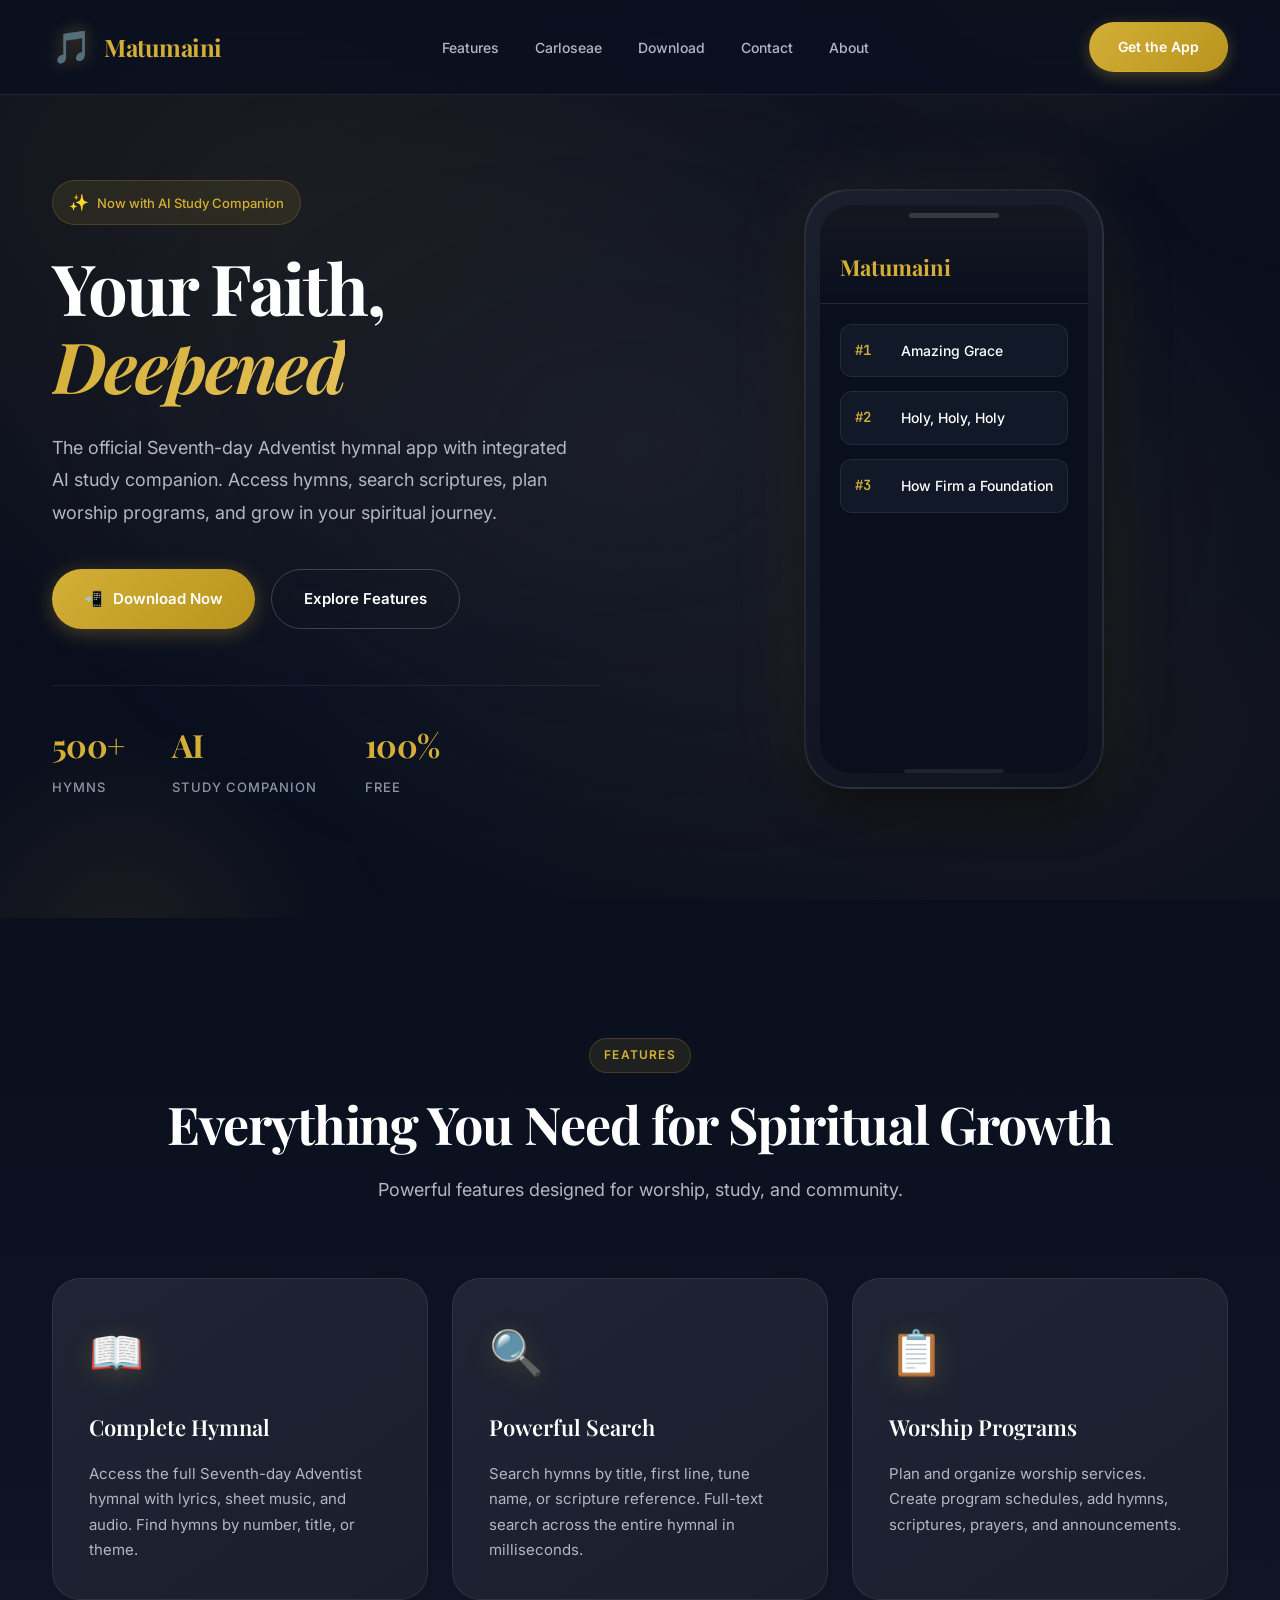
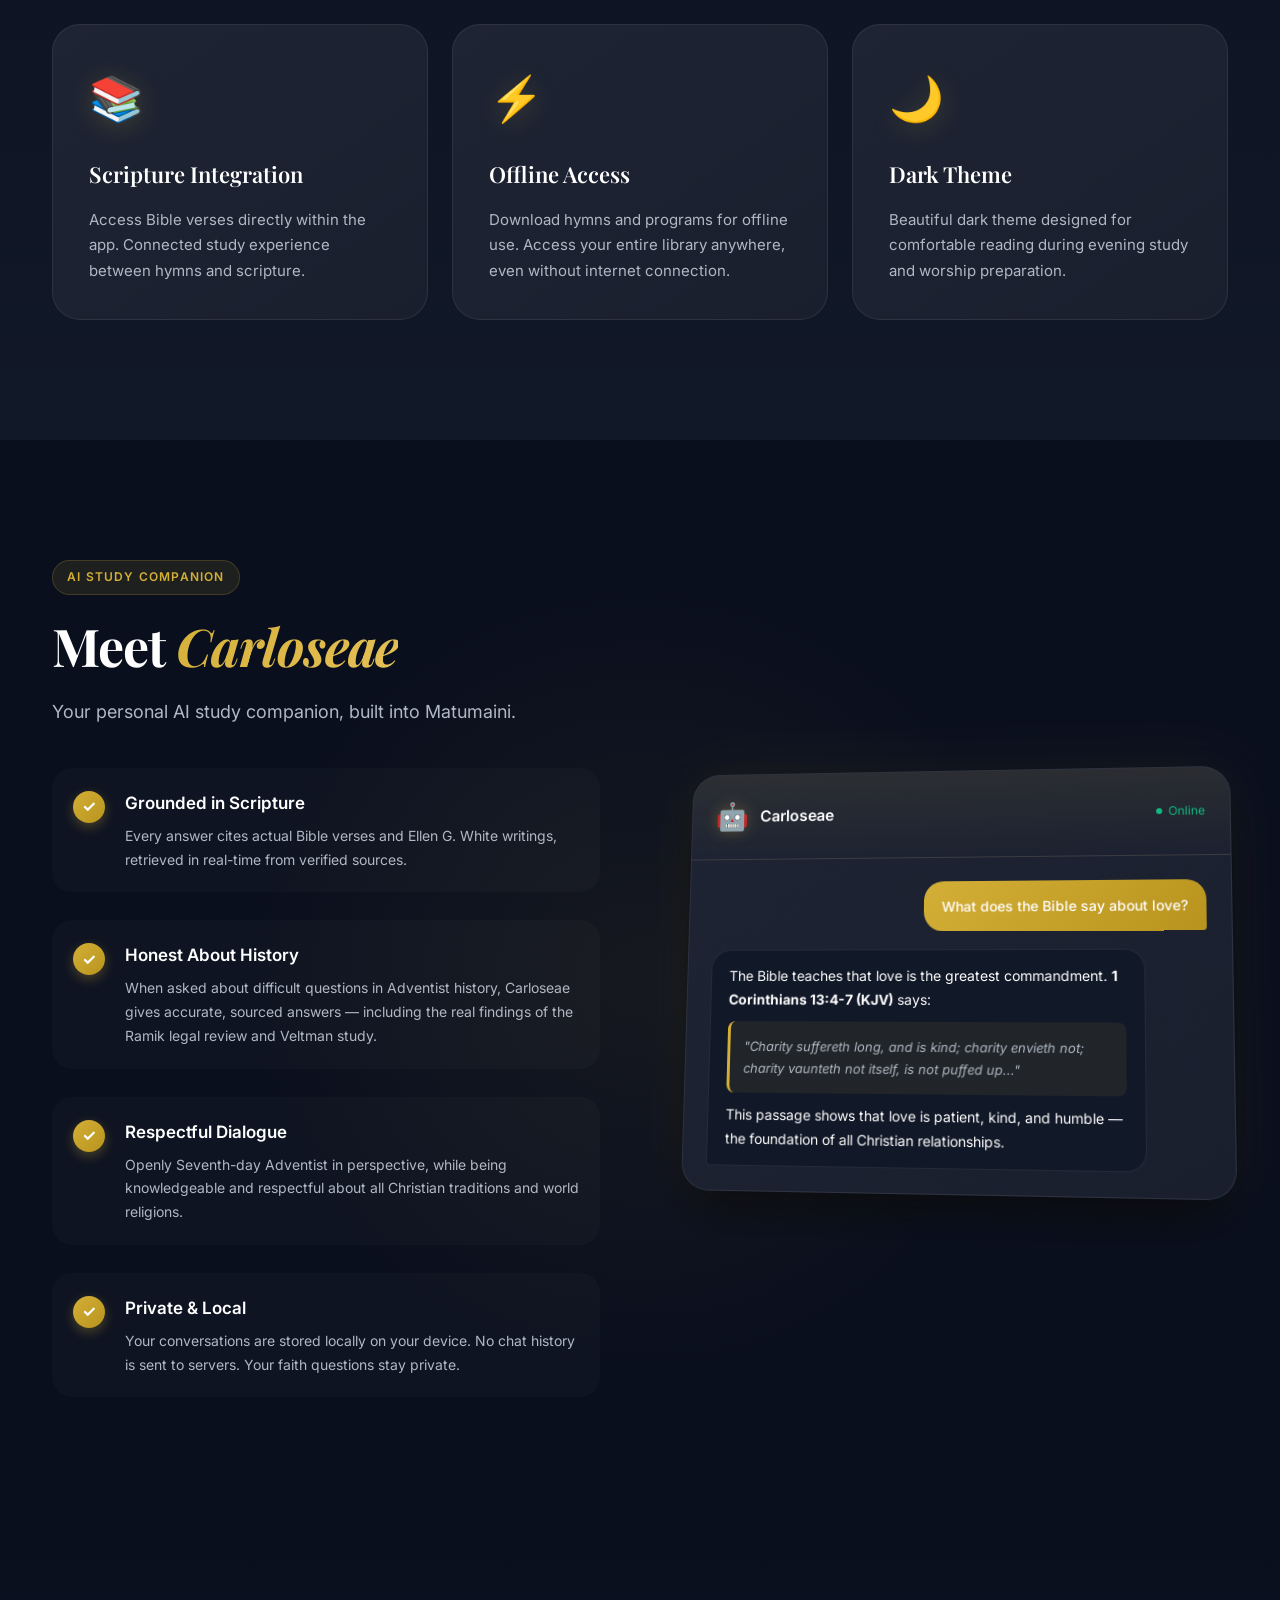
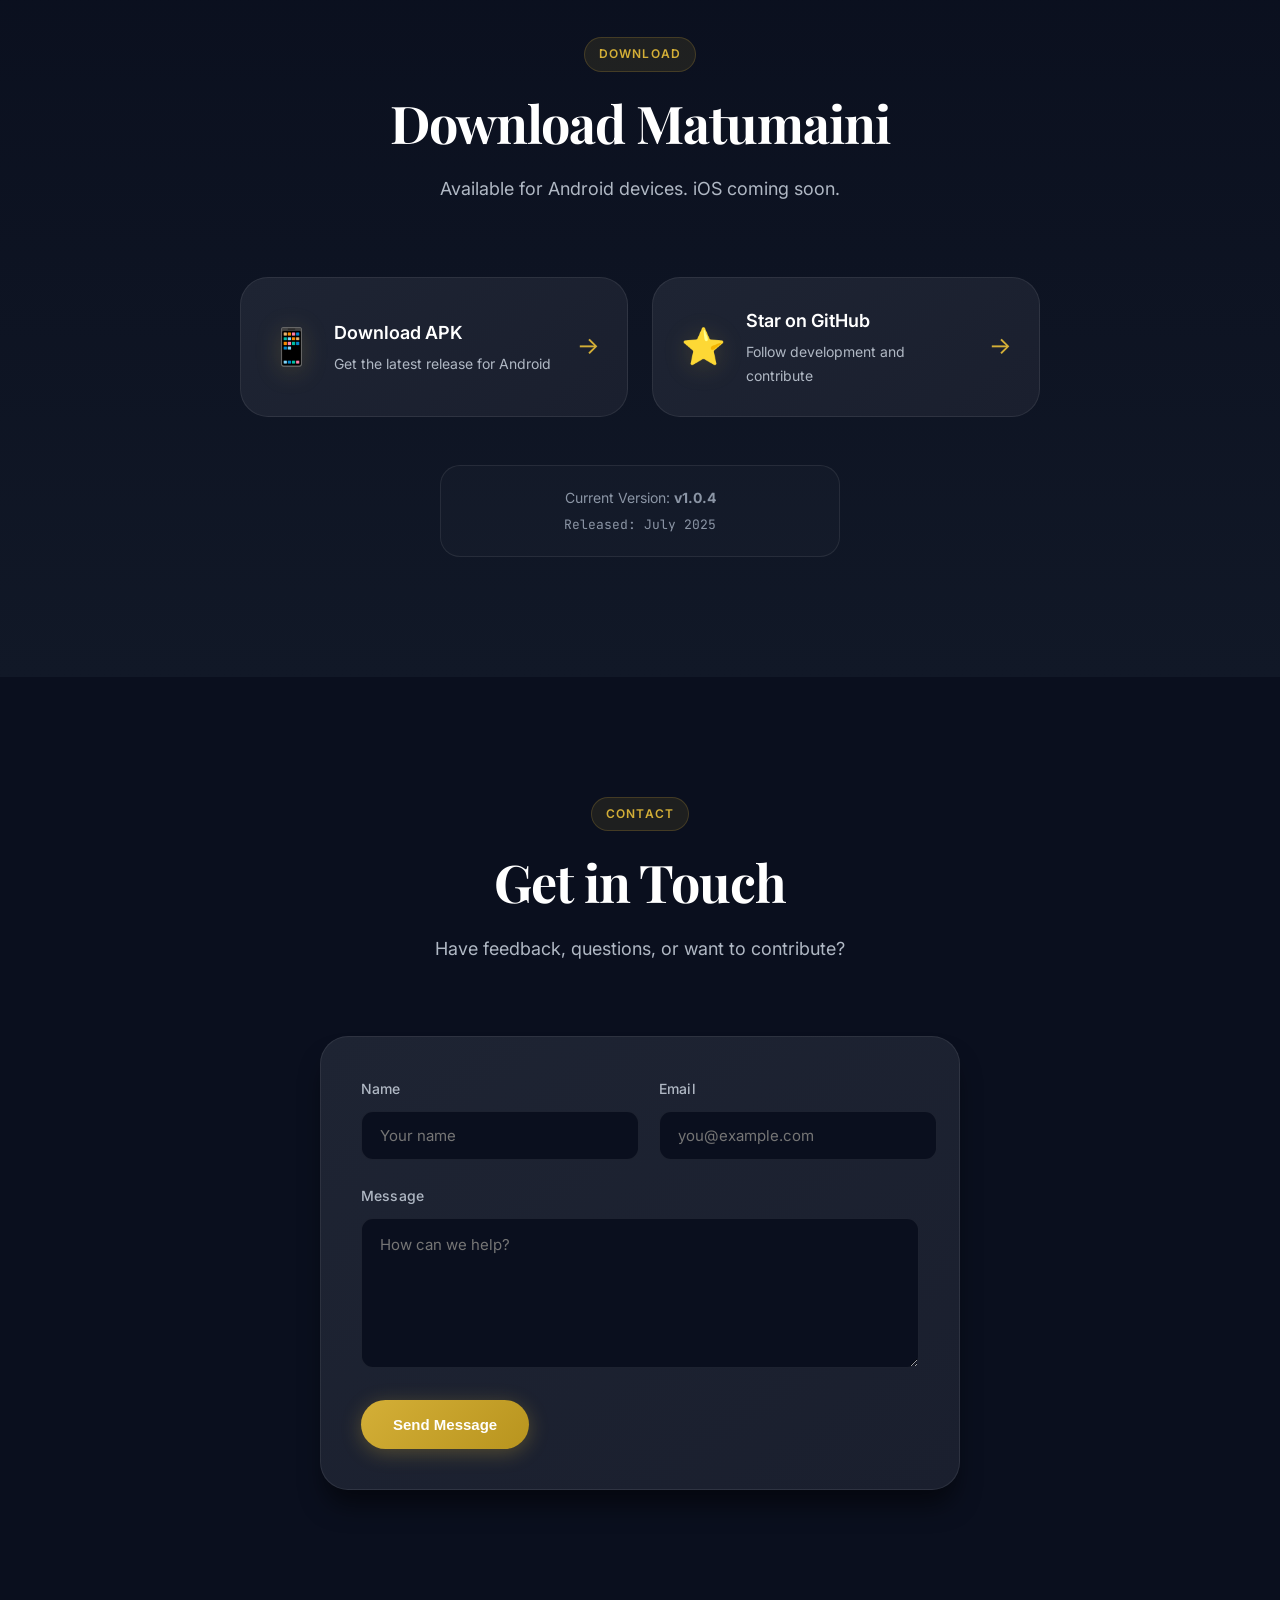
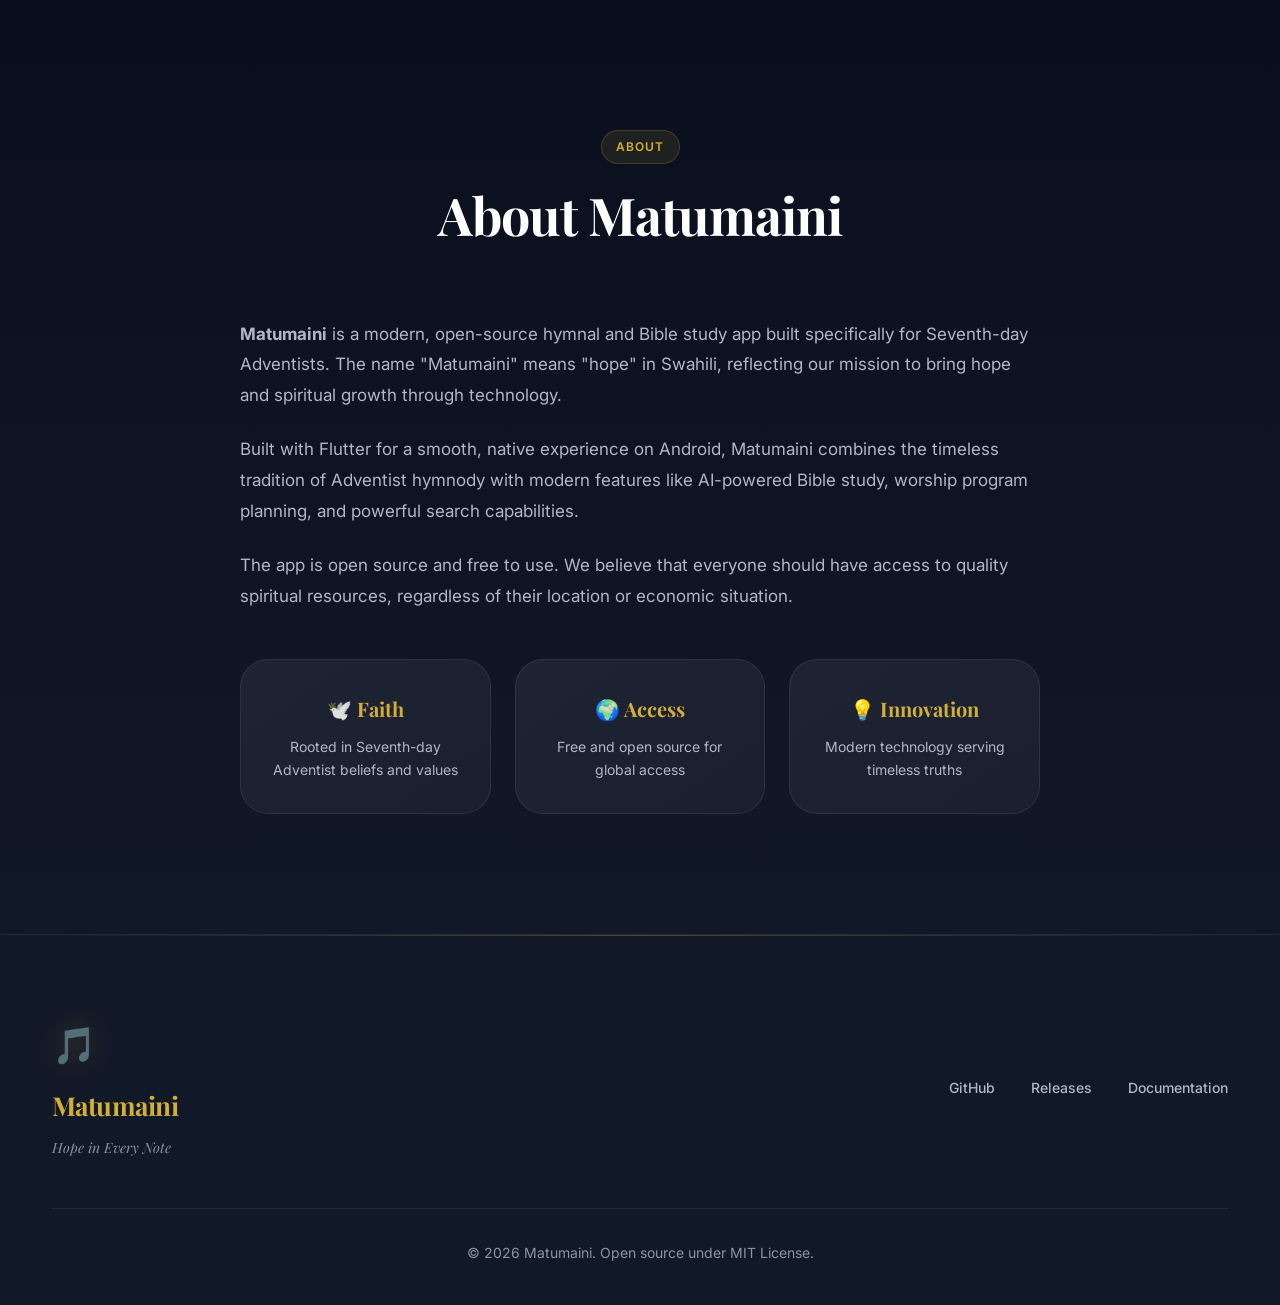
<file: docs/index.html>
<!DOCTYPE html>
<html lang="en">
<head>
    <meta charset="UTF-8">
    <meta name="viewport" content="width=device-width, initial-scale=1.0">
    <title>Matumaini - SDA Hymnal & Study Companion</title>
    <meta name="description" content="Matumaini is the official Seventh-day Adventist hymnal app with integrated AI study companion Carloseae. Access hymns, search scriptures, plan worship programs, and deepen your Bible study.">
    <link rel="stylesheet" href="assets/styles.css">
    <link rel="preconnect" href="https://fonts.googleapis.com">
    <link rel="preconnect" href="https://fonts.gstatic.com" crossorigin>
    <link href="https://fonts.googleapis.com/css2?family=Inter:wght@300;400;500;600;700;800&family=Playfair+Display:wght@500;600;700;800&family=JetBrains+Mono:wght@400;500&display=swap" rel="stylesheet">
</head>
<body>
    <nav class="navbar">
        <div class="nav-container">
            <a href="#" class="nav-brand">
                <span class="brand-icon">🎵</span>
                <span class="brand-text">Matumaini</span>
            </a>
            <ul class="nav-links">
                <li><a href="#features">Features</a></li>
                <li><a href="#carloseae">Carloseae</a></li>
                <li><a href="#download">Download</a></li>
                <li><a href="#contact">Contact</a></li>
                <li><a href="#about">About</a></li>
            </ul>
            <button class="mobile-menu-toggle" aria-label="Toggle menu" aria-expanded="false">
                <span class="hamburger"></span>
            </button>
            <a href="#download" class="nav-cta">Get the App</a>
        </div>
    </nav>

    <header class="hero">
        <div class="hero-container">
            <div class="hero-content">
                <div class="hero-badge">Now with AI Study Companion</div>
                <h1 class="hero-title">
                    Your Faith,<br>
                    <span class="hero-accent">Deepened</span>
                </h1>
                <p class="hero-subtitle">
                    The official Seventh-day Adventist hymnal app with integrated AI study companion.
                    Access hymns, search scriptures, plan worship programs, and grow in your spiritual journey.
                </p>
                <div class="hero-actions">
                    <a href="#download" class="btn btn-primary">
                        <span class="btn-icon">📲</span>
                        Download Now
                    </a>
                    <a href="#features" class="btn btn-secondary">Explore Features</a>
                </div>
                <div class="hero-stats">
                    <div class="stat">
                        <span class="stat-number">500+</span>
                        <span class="stat-label">Hymns</span>
                    </div>
                    <div class="stat">
                        <span class="stat-number">AI</span>
                        <span class="stat-label">Study Companion</span>
                    </div>
                    <div class="stat">
                        <span class="stat-number">100%</span>
                        <span class="stat-label">Free</span>
                    </div>
                </div>
            </div>
            <div class="hero-visual">
                <div class="phone-mockup">
                    <div class="phone-screen">
                        <div class="app-preview">
                            <div class="preview-header">
                                <span class="preview-title">Matumaini</span>
                            </div>
                            <div class="preview-content">
                                <div class="preview-hymn">
                                    <span class="hymn-number">#1</span>
                                    <span class="hymn-title">Amazing Grace</span>
                                </div>
                                <div class="preview-hymn">
                                    <span class="hymn-number">#2</span>
                                    <span class="hymn-title">Holy, Holy, Holy</span>
                                </div>
                                <div class="preview-hymn">
                                    <span class="hymn-number">#3</span>
                                    <span class="hymn-title">How Firm a Foundation</span>
                                </div>
                            </div>
                        </div>
                    </div>
                </div>
            </div>
        </div>
    </header>

    <section id="features" class="features">
        <div class="container">
            <div class="section-header">
                <span class="section-label">Features</span>
                <h2 class="section-title">Everything You Need for Spiritual Growth</h2>
                <p class="section-subtitle">Powerful features designed for worship, study, and community.</p>
            </div>
            
            <div class="features-grid">
                <div class="feature-card">
                    <div class="feature-icon">📖</div>
                    <h3>Complete Hymnal</h3>
                    <p>Access the full Seventh-day Adventist hymnal with lyrics, sheet music, and audio. Find hymns by number, title, or theme.</p>
                </div>
                
                <div class="feature-card">
                    <div class="feature-icon">🔍</div>
                    <h3>Powerful Search</h3>
                    <p>Search hymns by title, first line, tune name, or scripture reference. Full-text search across the entire hymnal in milliseconds.</p>
                </div>
                
                <div class="feature-card">
                    <div class="feature-icon">📋</div>
                    <h3>Worship Programs</h3>
                    <p>Plan and organize worship services. Create program schedules, add hymns, scriptures, prayers, and announcements.</p>
                </div>
                
                <div class="feature-card">
                    <div class="feature-icon">📚</div>
                    <h3>Scripture Integration</h3>
                    <p>Access Bible verses directly within the app. Connected study experience between hymns and scripture.</p>
                </div>
                
                <div class="feature-card">
                    <div class="feature-icon">⚡</div>
                    <h3>Offline Access</h3>
                    <p>Download hymns and programs for offline use. Access your entire library anywhere, even without internet connection.</p>
                </div>
                
                <div class="feature-card">
                    <div class="feature-icon">🌙</div>
                    <h3>Dark Theme</h3>
                    <p>Beautiful dark theme designed for comfortable reading during evening study and worship preparation.</p>
                </div>
            </div>
        </div>
    </section>

    <section id="carloseae" class="carloseae">
        <div class="container">
            <div class="carloseae-content">
                <div class="carloseae-text">
                    <div class="section-header" style="text-align: left; margin-bottom: 32px;">
                        <span class="section-label">AI Study Companion</span>
                        <h2 class="section-title">Meet <span class="hero-accent">Carloseae</span></h2>
                        <p class="section-subtitle" style="margin: 0;">Your personal AI study companion, built into Matumaini.</p>
                    </div>
                    
                    <div class="carloseae-features">
                        <div class="carloseae-feature">
                            <div class="check-icon">✓</div>
                            <div>
                                <strong>Grounded in Scripture</strong>
                                <p>Every answer cites actual Bible verses and Ellen G. White writings, retrieved in real-time from verified sources.</p>
                            </div>
                        </div>
                        <div class="carloseae-feature">
                            <div class="check-icon">✓</div>
                            <div>
                                <strong>Honest About History</strong>
                                <p>When asked about difficult questions in Adventist history, Carloseae gives accurate, sourced answers — including the real findings of the Ramik legal review and Veltman study.</p>
                            </div>
                        </div>
                        <div class="carloseae-feature">
                            <div class="check-icon">✓</div>
                            <div>
                                <strong>Respectful Dialogue</strong>
                                <p>Openly Seventh-day Adventist in perspective, while being knowledgeable and respectful about all Christian traditions and world religions.</p>
                            </div>
                        </div>
                        <div class="carloseae-feature">
                            <div class="check-icon">✓</div>
                            <div>
                                <strong>Private & Local</strong>
                                <p>Your conversations are stored locally on your device. No chat history is sent to servers. Your faith questions stay private.</p>
                            </div>
                        </div>
                    </div>
                </div>
                <div class="carloseae-visual">
                    <div class="chat-preview">
                        <div class="chat-header">
                            <span class="chat-avatar">🤖</span>
                            <span class="chat-name">Carloseae</span>
                            <span class="chat-status">Online</span>
                        </div>
                        <div class="chat-messages">
                            <div class="chat-bubble user">
                                <p>What does the Bible say about love?</p>
                            </div>
                            <div class="chat-bubble assistant">
                                <p>The Bible teaches that love is the greatest commandment. <strong>1 Corinthians 13:4-7 (KJV)</strong> says:</p>
                                <blockquote>"Charity suffereth long, and is kind; charity envieth not; charity vaunteth not itself, is not puffed up..."</blockquote>
                                <p>This passage shows that love is patient, kind, and humble — the foundation of all Christian relationships.</p>
                            </div>
                        </div>
                    </div>
                </div>
            </div>
        </div>
    </section>

    <section id="download" class="download">
        <div class="container">
            <div class="section-header">
                <span class="section-label">Download</span>
                <h2 class="section-title">Download Matumaini</h2>
                <p class="section-subtitle">Available for Android devices. iOS coming soon.</p>
            </div>
            
            <div id="download-cards" class="download-options">
                <a href="https://github.com/kinarocarlos-hub/matumaini/releases/latest" target="_blank" rel="noopener" class="download-card">
                    <div class="download-icon">📱</div>
                    <div class="download-info">
                        <h3>Download APK</h3>
                        <p>Get the latest release for Android</p>
                    </div>
                    <div class="download-arrow">→</div>
                </a>
                
                <a href="https://github.com/kinarocarlos-hub/matumaini" target="_blank" rel="noopener" class="download-card">
                    <div class="download-icon">⭐</div>
                    <div class="download-info">
                        <h3>Star on GitHub</h3>
                        <p>Follow development and contribute</p>
                    </div>
                    <div class="download-arrow">→</div>
                </a>
            </div>
            
            <div class="version-info">
                <p>Current Version: <strong>v1.0.4</strong></p>
                <p class="release-date">Released: July 2025</p>
            </div>
        </div>
    </section>

    <section id="contact" class="contact">
        <div class="container">
            <div class="section-header">
                <span class="section-label">Contact</span>
                <h2 class="section-title">Get in Touch</h2>
                <p class="section-subtitle">Have feedback, questions, or want to contribute?</p>
            </div>
            <form id="contact-form" class="contact-form" novalidate>
                <div class="form-row">
                    <div class="form-group">
                        <label for="name">Name</label>
                        <input type="text" id="name" name="name" placeholder="Your name" required>
                    </div>
                    <div class="form-group">
                        <label for="email">Email</label>
                        <input type="email" id="email" name="email" placeholder="you@example.com" required>
                    </div>
                </div>
                <div class="form-group">
                    <label for="message">Message</label>
                    <textarea id="message" name="message" rows="5" placeholder="How can we help?" required></textarea>
                </div>
                <button type="submit" class="btn btn-primary">Send Message</button>
            </form>
        </div>
    </section>

    <section id="about" class="about">
        <div class="container">
            <div class="section-header">
                <span class="section-label">About</span>
                <h2 class="section-title">About Matumaini</h2>
            </div>
            <div class="about-content">
                <p>
                    <strong>Matumaini</strong> is a modern, open-source hymnal and Bible study app built specifically for Seventh-day Adventists. 
                    The name "Matumaini" means "hope" in Swahili, reflecting our mission to bring hope and spiritual growth through technology.
                </p>
                <p>
                    Built with Flutter for a smooth, native experience on Android, Matumaini combines the timeless tradition of Adventist hymnody 
                    with modern features like AI-powered Bible study, worship program planning, and powerful search capabilities.
                </p>
                <p>
                    The app is open source and free to use. We believe that everyone should have access to quality spiritual resources, 
                    regardless of their location or economic situation.
                </p>
                <div class="about-values">
                    <div class="value">
                        <h4>🕊️ Faith</h4>
                        <p>Rooted in Seventh-day Adventist beliefs and values</p>
                    </div>
                    <div class="value">
                        <h4>🌍 Access</h4>
                        <p>Free and open source for global access</p>
                    </div>
                    <div class="value">
                        <h4>💡 Innovation</h4>
                        <p>Modern technology serving timeless truths</p>
                    </div>
                </div>
            </div>
        </div>
    </section>

    <footer class="footer">
        <div class="container">
            <div class="footer-content">
                <div class="footer-brand">
                    <span class="brand-icon">🎵</span>
                    <span class="brand-text">Matumaini</span>
                    <p class="footer-tagline">Hope in Every Note</p>
                </div>
                <div class="footer-links">
                    <a href="https://github.com/kinarocarlos-hub/matumaini" target="_blank" rel="noopener">GitHub</a>
                    <a href="https://github.com/kinarocarlos-hub/matumaini/releases" target="_blank" rel="noopener">Releases</a>
                    <a href="https://github.com/kinarocarlos-hub/matumaini/blob/main/README.md" target="_blank" rel="noopener">Documentation</a>
                </div>
            </div>
            <div class="footer-bottom">
                <p>© <span id="current-year"></span> Matumaini. Open source under MIT License.</p>
            </div>
        </div>
    </footer>

    <script src="assets/main.js"></script>
</body>
</html>
</file>
<file: docs/assets/styles.css>
@import url('https://fonts.googleapis.com/css2?family=Inter:wght@300;400;500;600;700;800&family=Playfair+Display:wght@500;600;700;800&family=JetBrains+Mono:wght@400;500&display=swap');

:root {
    --color-bg-primary: #0A0F1E;
    --color-bg-secondary: #111827;
    --color-bg-tertiary: #1A1F2E;
    --color-gold: #D4AF37;
    --color-gold-light: #E5C158;
    --color-gold-dark: #B8941E;
    --color-text-primary: #FFFFFF;
    --color-text-secondary: #B0B8C4;
    --color-text-muted: #8B95A5;
    --color-surface: #1E2433;
    --color-border: rgba(255, 255, 255, 0.08);
    --color-border-hover: rgba(212, 175, 55, 0.3);
    --color-error: #EF4444;
    --color-success: #10B981;
    
    --font-sans: 'Inter', -apple-system, BlinkMacSystemFont, 'Segoe UI', sans-serif;
    --font-display: 'Playfair Display', Georgia, serif;
    --font-mono: 'JetBrains Mono', monospace;
    
    --radius-sm: 8px;
    --radius-md: 12px;
    --radius-lg: 20px;
    --radius-xl: 28px;
    --radius-full: 9999px;
    
    --shadow-sm: 0 1px 2px rgba(0, 0, 0, 0.3);
    --shadow-md: 0 4px 6px -1px rgba(0, 0, 0, 0.4);
    --shadow-lg: 0 20px 25px -5px rgba(0, 0, 0, 0.5);
    --shadow-xl: 0 25px 50px -12px rgba(0, 0, 0, 0.6);
    --shadow-gold: 0 0 40px rgba(212, 175, 55, 0.15);
    
    --transition-fast: 0.15s cubic-bezier(0.4, 0, 0.2, 1);
    --transition-base: 0.3s cubic-bezier(0.4, 0, 0.2, 1);
    --transition-slow: 0.5s cubic-bezier(0.4, 0, 0.2, 1);
}

* {
    margin: 0;
    padding: 0;
    box-sizing: border-box;
}

html {
    scroll-behavior: smooth;
    font-size: 16px;
}

body {
    font-family: var(--font-sans);
    background-color: var(--color-bg-primary);
    color: var(--color-text-primary);
    line-height: 1.7;
    overflow-x: hidden;
    -webkit-font-smoothing: antialiased;
    -moz-osx-font-smoothing: grayscale;
}

.container {
    max-width: 1240px;
    margin: 0 auto;
    padding: 0 32px;
}

/* Animated background */
body::before {
    content: '';
    position: fixed;
    top: 0;
    left: 0;
    right: 0;
    bottom: 0;
    background: 
        radial-gradient(ellipse at 20% 20%, rgba(212, 175, 55, 0.08) 0%, transparent 50%),
        radial-gradient(ellipse at 80% 80%, rgba(212, 175, 55, 0.05) 0%, transparent 50%),
        radial-gradient(ellipse at 50% 50%, rgba(30, 36, 51, 0.5) 0%, transparent 70%);
    pointer-events: none;
    z-index: -1;
}

/* Navbar */
.navbar {
    position: fixed;
    top: 0;
    left: 0;
    right: 0;
    z-index: 1000;
    background: rgba(10, 15, 30, 0.75);
    backdrop-filter: blur(20px) saturate(180%);
    -webkit-backdrop-filter: blur(20px) saturate(180%);
    border-bottom: 1px solid var(--color-border);
    transition: all var(--transition-base);
}

.navbar.scrolled {
    background: rgba(10, 15, 30, 0.95);
    box-shadow: var(--shadow-lg);
}

.nav-container {
    max-width: 1240px;
    margin: 0 auto;
    padding: 20px 32px;
    display: flex;
    align-items: center;
    justify-content: space-between;
}

.nav-brand {
    display: flex;
    align-items: center;
    gap: 12px;
    text-decoration: none;
    color: var(--color-text-primary);
    font-weight: 700;
}

.brand-icon {
    font-size: 32px;
    filter: drop-shadow(0 0 8px rgba(212, 175, 55, 0.4));
}

.brand-text {
    font-family: var(--font-display);
    font-size: 24px;
    font-weight: 700;
    color: var(--color-gold);
    letter-spacing: -0.02em;
}

.nav-links {
    display: flex;
    gap: 36px;
    list-style: none;
}

.nav-links a {
    color: var(--color-text-secondary);
    text-decoration: none;
    font-size: 14px;
    font-weight: 500;
    transition: all var(--transition-fast);
    position: relative;
    padding: 4px 0;
}

.nav-links a::after {
    content: '';
    position: absolute;
    bottom: 0;
    left: 0;
    width: 0;
    height: 2px;
    background: var(--color-gold);
    transition: width var(--transition-base);
}

.nav-links a:hover {
    color: var(--color-gold);
}

.nav-links a:hover::after {
    width: 100%;
}

.nav-cta {
    background: linear-gradient(135deg, var(--color-gold) 0%, var(--color-gold-dark) 100%);
    color: var(--color-primary);
    padding: 12px 28px;
    border-radius: var(--radius-full);
    text-decoration: none;
    font-size: 14px;
    font-weight: 600;
    transition: all var(--transition-base);
    box-shadow: 0 4px 15px rgba(212, 175, 55, 0.3);
    border: 1px solid rgba(212, 175, 55, 0.2);
}

.nav-cta:hover {
    transform: translateY(-2px);
    box-shadow: var(--shadow-gold);
    background: linear-gradient(135deg, var(--color-gold-light) 0%, var(--color-gold) 100%);
}

.mobile-menu-toggle {
    display: none;
    flex-direction: column;
    justify-content: center;
    align-items: center;
    width: 44px;
    height: 44px;
    background: transparent;
    border: 1px solid var(--color-border);
    border-radius: var(--radius-md);
    cursor: pointer;
    padding: 0;
    transition: all var(--transition-fast);
}

.mobile-menu-toggle:hover {
    border-color: var(--color-border-hover);
    background: rgba(255, 255, 255, 0.03);
}

.hamburger,
.hamburger::before,
.hamburger::after {
    display: block;
    width: 20px;
    height: 2px;
    background: var(--color-text-primary);
    border-radius: 2px;
    transition: all var(--transition-base);
}

.hamburger {
    position: relative;
}

.hamburger::before,
.hamburger::after {
    content: '';
    position: absolute;
    left: 0;
}

.hamburger::before {
    top: -6px;
}

.hamburger::after {
    top: 6px;
}

.mobile-menu-toggle[aria-expanded="true"] .hamburger {
    background: transparent;
}

.mobile-menu-toggle[aria-expanded="true"] .hamburger::before {
    top: 0;
    transform: rotate(45deg);
}

.mobile-menu-toggle[aria-expanded="true"] .hamburger::after {
    top: 0;
    transform: rotate(-45deg);
}

/* Hero */
.hero {
    padding: 180px 0 120px;
    position: relative;
    overflow: hidden;
}

.hero::before {
    content: '';
    position: absolute;
    top: -50%;
    right: -10%;
    width: 700px;
    height: 700px;
    background: radial-gradient(circle, rgba(212, 175, 55, 0.12) 0%, transparent 65%);
    border-radius: 50%;
    pointer-events: none;
    animation: pulse-glow 8s ease-in-out infinite;
}

.hero::after {
    content: '';
    position: absolute;
    bottom: -30%;
    left: -10%;
    width: 500px;
    height: 500px;
    background: radial-gradient(circle, rgba(212, 175, 55, 0.08) 0%, transparent 65%);
    border-radius: 50%;
    pointer-events: none;
    animation: pulse-glow 10s ease-in-out infinite reverse;
}

@keyframes pulse-glow {
    0%, 100% { opacity: 0.6; transform: scale(1); }
    50% { opacity: 1; transform: scale(1.1); }
}

.hero-container {
    max-width: 1240px;
    margin: 0 auto;
    padding: 0 32px;
    display: grid;
    grid-template-columns: 1fr 1fr;
    gap: 80px;
    align-items: center;
    position: relative;
    z-index: 1;
}

.hero-content {
    animation: fadeInUp 1s ease-out;
}

@keyframes fadeInUp {
    from {
        opacity: 0;
        transform: translateY(40px);
    }
    to {
        opacity: 1;
        transform: translateY(0);
    }
}

.hero-badge {
    display: inline-flex;
    align-items: center;
    gap: 8px;
    padding: 8px 16px;
    background: rgba(212, 175, 55, 0.1);
    border: 1px solid rgba(212, 175, 55, 0.2);
    border-radius: var(--radius-full);
    font-size: 13px;
    font-weight: 500;
    color: var(--color-gold);
    margin-bottom: 24px;
    backdrop-filter: blur(10px);
}

.hero-badge::before {
    content: '✨';
    font-size: 16px;
}

.hero-title {
    font-family: var(--font-display);
    font-size: clamp(48px, 5.5vw, 72px);
    font-weight: 700;
    line-height: 1.1;
    margin-bottom: 28px;
    letter-spacing: -0.03em;
}

.hero-accent {
    background: linear-gradient(135deg, var(--color-gold) 0%, var(--color-gold-light) 100%);
    -webkit-background-clip: text;
    -webkit-text-fill-color: transparent;
    background-clip: text;
    font-style: italic;
    position: relative;
}

.hero-subtitle {
    font-size: 18px;
    color: var(--color-text-secondary);
    margin-bottom: 40px;
    max-width: 520px;
    line-height: 1.8;
    font-weight: 400;
}

.hero-actions {
    display: flex;
    gap: 16px;
    margin-bottom: 56px;
    flex-wrap: wrap;
}

.btn {
    display: inline-flex;
    align-items: center;
    gap: 10px;
    padding: 16px 32px;
    border-radius: var(--radius-full);
    text-decoration: none;
    font-size: 15px;
    font-weight: 600;
    transition: all var(--transition-base);
    border: none;
    cursor: pointer;
    position: relative;
    overflow: hidden;
}

.btn::before {
    content: '';
    position: absolute;
    top: 0;
    left: -100%;
    width: 100%;
    height: 100%;
    background: linear-gradient(90deg, transparent, rgba(255, 255, 255, 0.2), transparent);
    transition: left var(--transition-slow);
}

.btn:hover::before {
    left: 100%;
}

.btn-primary {
    background: linear-gradient(135deg, var(--color-gold) 0%, var(--color-gold-dark) 100%);
    color: var(--color-primary);
    box-shadow: 0 4px 20px rgba(212, 175, 55, 0.3);
}

.btn-primary:hover {
    transform: translateY(-3px);
    box-shadow: var(--shadow-gold);
}

.btn-secondary {
    background: transparent;
    color: var(--color-text-primary);
    border: 1.5px solid rgba(255, 255, 255, 0.2);
    backdrop-filter: blur(10px);
}

.btn-secondary:hover {
    background: rgba(255, 255, 255, 0.05);
    border-color: var(--color-gold);
    transform: translateY(-2px);
}

.hero-stats {
    display: flex;
    gap: 48px;
    padding-top: 32px;
    border-top: 1px solid var(--color-border);
}

.stat {
    display: flex;
    flex-direction: column;
    gap: 4px;
}

.stat-number {
    font-size: 32px;
    font-weight: 700;
    color: var(--color-gold);
    font-family: var(--font-display);
    letter-spacing: -0.02em;
}

.stat-label {
    font-size: 13px;
    color: var(--color-text-muted);
    text-transform: uppercase;
    letter-spacing: 0.08em;
    font-weight: 500;
}

/* Phone Mockup */
.hero-visual {
    display: flex;
    justify-content: center;
    align-items: center;
    animation: fadeInUp 1.2s ease-out 0.2s both;
}

.phone-mockup {
    width: 300px;
    height: 600px;
    background: linear-gradient(145deg, #1a1f2e 0%, #0f131f 100%);
    border-radius: 44px;
    padding: 14px;
    box-shadow: var(--shadow-xl), 0 0 80px rgba(212, 175, 55, 0.1);
    border: 2px solid rgba(255, 255, 255, 0.08);
    position: relative;
}

.phone-mockup::before {
    content: '';
    position: absolute;
    top: 22px;
    left: 50%;
    transform: translateX(-50%);
    width: 90px;
    height: 5px;
    background: rgba(255, 255, 255, 0.15);
    border-radius: var(--radius-full);
}

.phone-mockup::after {
    content: '';
    position: absolute;
    bottom: 14px;
    left: 50%;
    transform: translateX(-50%);
    width: 100px;
    height: 4px;
    background: rgba(255, 255, 255, 0.08);
    border-radius: var(--radius-full);
}

.phone-screen {
    width: 100%;
    height: 100%;
    background: var(--color-bg-primary);
    border-radius: 32px;
    overflow: hidden;
    display: flex;
    flex-direction: column;
}

.app-preview {
    display: flex;
    flex-direction: column;
    height: 100%;
}

.preview-header {
    padding: 44px 20px 16px;
    border-bottom: 1px solid var(--color-border);
    background: linear-gradient(180deg, rgba(212, 175, 55, 0.05) 0%, transparent 100%);
}

.preview-title {
    font-family: var(--font-display);
    font-size: 22px;
    font-weight: 700;
    color: var(--color-gold);
}

.preview-content {
    padding: 20px;
    display: flex;
    flex-direction: column;
    gap: 14px;
}

.preview-hymn {
    display: flex;
    align-items: center;
    gap: 14px;
    padding: 14px;
    background: var(--color-bg-secondary);
    border-radius: var(--radius-md);
    border: 1px solid var(--color-border);
    transition: all var(--transition-fast);
}

.preview-hymn:hover {
    border-color: var(--color-border-hover);
    background: var(--color-bg-tertiary);
}

.hymn-number {
    color: var(--color-gold);
    font-weight: 600;
    font-size: 14px;
    min-width: 32px;
    font-family: var(--font-mono);
}

.hymn-title {
    font-size: 14px;
    color: var(--color-text-primary);
    font-weight: 500;
}

/* Sections */
section {
    padding: 120px 0;
    position: relative;
}

.section-header {
    text-align: center;
    margin-bottom: 72px;
}

.section-label {
    display: inline-block;
    padding: 6px 14px;
    background: rgba(212, 175, 55, 0.1);
    border: 1px solid rgba(212, 175, 55, 0.2);
    border-radius: var(--radius-full);
    font-size: 12px;
    font-weight: 600;
    color: var(--color-gold);
    text-transform: uppercase;
    letter-spacing: 0.1em;
    margin-bottom: 20px;
}

.section-title {
    font-family: var(--font-display);
    font-size: clamp(36px, 4.5vw, 52px);
    font-weight: 700;
    margin-bottom: 20px;
    letter-spacing: -0.02em;
    line-height: 1.2;
}

.section-subtitle {
    font-size: 18px;
    color: var(--color-text-secondary);
    max-width: 620px;
    margin: 0 auto;
    line-height: 1.7;
}

/* Features */
.features {
    background: linear-gradient(180deg, var(--color-bg-primary) 0%, var(--color-bg-secondary) 100%);
}

.features-grid {
    display: grid;
    grid-template-columns: repeat(auto-fit, minmax(320px, 1fr));
    gap: 24px;
}

.feature-card {
    background: linear-gradient(145deg, var(--color-surface) 0%, var(--color-bg-tertiary) 100%);
    border: 1px solid var(--color-border);
    border-radius: var(--radius-xl);
    padding: 36px;
    transition: all var(--transition-base);
    position: relative;
    overflow: hidden;
}

.feature-card::before {
    content: '';
    position: absolute;
    top: 0;
    left: 0;
    right: 0;
    height: 3px;
    background: linear-gradient(90deg, transparent, var(--color-gold), transparent);
    opacity: 0;
    transition: opacity var(--transition-base);
}

.feature-card:hover {
    transform: translateY(-6px);
    border-color: var(--color-border-hover);
    box-shadow: var(--shadow-lg), var(--shadow-gold);
}

.feature-card:hover::before {
    opacity: 1;
}

.feature-icon {
    font-size: 44px;
    margin-bottom: 20px;
    display: inline-block;
    filter: drop-shadow(0 4px 12px rgba(212, 175, 55, 0.2));
}

.feature-card h3 {
    font-size: 22px;
    font-weight: 600;
    margin-bottom: 14px;
    color: var(--color-text-primary);
    font-family: var(--font-display);
}

.feature-card p {
    color: var(--color-text-secondary);
    line-height: 1.7;
    font-size: 15px;
}

/* Carloseae */
.carloseae {
    background: var(--color-bg-primary);
    position: relative;
    overflow: hidden;
}

.carloseae::before {
    content: '';
    position: absolute;
    top: 50%;
    left: 50%;
    transform: translate(-50%, -50%);
    width: 800px;
    height: 800px;
    background: radial-gradient(circle, rgba(212, 175, 55, 0.06) 0%, transparent 70%);
    border-radius: 50%;
    pointer-events: none;
}

.carloseae-content {
    display: grid;
    grid-template-columns: 1fr 1fr;
    gap: 80px;
    align-items: center;
    position: relative;
    z-index: 1;
}

.carloseae-features {
    margin-top: 40px;
    display: flex;
    flex-direction: column;
    gap: 28px;
}

.carloseae-feature {
    display: flex;
    gap: 20px;
    padding: 20px;
    background: rgba(255, 255, 255, 0.02);
    border-radius: var(--radius-lg);
    border: 1px solid transparent;
    transition: all var(--transition-base);
}

.carloseae-feature:hover {
    background: rgba(255, 255, 255, 0.04);
    border-color: var(--color-border);
    transform: translateX(4px);
}

.check-icon {
    width: 32px;
    height: 32px;
    background: linear-gradient(135deg, var(--color-gold) 0%, var(--color-gold-dark) 100%);
    color: var(--color-primary);
    border-radius: 50%;
    display: flex;
    align-items: center;
    justify-content: center;
    font-weight: 700;
    font-size: 16px;
    flex-shrink: 0;
    margin-top: 2px;
    box-shadow: 0 4px 12px rgba(212, 175, 55, 0.3);
}

.carloseae-feature strong {
    display: block;
    margin-bottom: 6px;
    color: var(--color-text-primary);
    font-size: 17px;
    font-weight: 600;
}

.carloseae-feature p {
    color: var(--color-text-secondary);
    font-size: 14px;
    line-height: 1.7;
}

/* Chat Preview */
.chat-preview {
    background: linear-gradient(145deg, var(--color-surface) 0%, var(--color-bg-tertiary) 100%);
    border: 1px solid var(--color-border);
    border-radius: var(--radius-xl);
    overflow: hidden;
    box-shadow: var(--shadow-xl), 0 0 60px rgba(212, 175, 55, 0.08);
    transform: perspective(1000px) rotateY(-5deg) rotateX(5deg);
    transition: transform var(--transition-slow);
}

.chat-preview:hover {
    transform: perspective(1000px) rotateY(0deg) rotateX(0deg);
}

.chat-header {
    display: flex;
    align-items: center;
    gap: 12px;
    padding: 20px 24px;
    background: linear-gradient(180deg, rgba(212, 175, 55, 0.08) 0%, transparent 100%);
    border-bottom: 1px solid var(--color-border);
}

.chat-avatar {
    font-size: 28px;
    filter: drop-shadow(0 0 8px rgba(212, 175, 55, 0.3));
}

.chat-name {
    font-weight: 600;
    color: var(--color-text-primary);
    font-size: 16px;
}

.chat-status {
    font-size: 12px;
    color: var(--color-success);
    margin-left: auto;
    display: flex;
    align-items: center;
    gap: 6px;
}

.chat-status::before {
    content: '';
    width: 6px;
    height: 6px;
    background: var(--color-success);
    border-radius: 50%;
    animation: pulse 2s ease-in-out infinite;
}

@keyframes pulse {
    0%, 100% { opacity: 1; }
    50% { opacity: 0.5; }
}

.chat-messages {
    padding: 24px;
    display: flex;
    flex-direction: column;
    gap: 18px;
    max-height: 420px;
}

.chat-bubble {
    max-width: 88%;
    padding: 14px 18px;
    border-radius: var(--radius-lg);
    font-size: 14px;
    line-height: 1.7;
    animation: messageIn 0.4s ease-out;
}

@keyframes messageIn {
    from {
        opacity: 0;
        transform: translateY(10px);
    }
    to {
        opacity: 1;
        transform: translateY(0);
    }
}

.chat-bubble.user {
    align-self: flex-end;
    background: linear-gradient(135deg, var(--color-gold) 0%, var(--color-gold-dark) 100%);
    color: var(--color-primary);
    border-bottom-right-radius: 4px;
    font-weight: 500;
}

.chat-bubble.assistant {
    align-self: flex-start;
    background: var(--color-bg-secondary);
    color: var(--color-text-primary);
    border: 1px solid var(--color-border);
    border-bottom-left-radius: 4px;
}

.chat-bubble blockquote {
    margin: 10px 0;
    padding: 14px;
    background: rgba(212, 175, 55, 0.08);
    border-left: 3px solid var(--color-gold);
    font-style: italic;
    font-size: 13px;
    color: var(--color-text-secondary);
    border-radius: var(--radius-sm);
}

/* Download */
.download {
    background: linear-gradient(180deg, var(--color-bg-primary) 0%, var(--color-bg-secondary) 100%);
}

.download-options {
    display: grid;
    grid-template-columns: repeat(auto-fit, minmax(300px, 1fr));
    gap: 24px;
    max-width: 800px;
    margin: 0 auto;
}

.download-card {
    display: flex;
    align-items: center;
    gap: 20px;
    padding: 28px;
    background: linear-gradient(145deg, var(--color-surface) 0%, var(--color-bg-tertiary) 100%);
    border: 1px solid var(--color-border);
    border-radius: var(--radius-xl);
    text-decoration: none;
    color: var(--color-text-primary);
    transition: all var(--transition-base);
    position: relative;
    overflow: hidden;
}

.download-card::before {
    content: '';
    position: absolute;
    top: 0;
    left: 0;
    right: 0;
    bottom: 0;
    background: linear-gradient(135deg, rgba(212, 175, 55, 0.1) 0%, transparent 100%);
    opacity: 0;
    transition: opacity var(--transition-base);
}

.download-card:hover::before {
    opacity: 1;
}

.download-card:hover {
    border-color: var(--color-border-hover);
    transform: translateY(-4px);
    box-shadow: var(--shadow-lg), var(--shadow-gold);
}

.download-icon {
    font-size: 36px;
    flex-shrink: 0;
    position: relative;
    z-index: 1;
    filter: drop-shadow(0 4px 12px rgba(212, 175, 55, 0.2));
}

.download-info {
    flex: 1;
    position: relative;
    z-index: 1;
}

.download-info h3 {
    font-size: 18px;
    font-weight: 600;
    margin-bottom: 4px;
    color: var(--color-text-primary);
}

.download-info p {
    font-size: 14px;
    color: var(--color-text-secondary);
}

.download-arrow {
    font-size: 24px;
    color: var(--color-gold);
    position: relative;
    z-index: 1;
    transition: transform var(--transition-base);
}

.download-card:hover .download-arrow {
    transform: translateX(4px);
}

.version-info {
    text-align: center;
    margin-top: 48px;
    color: var(--color-text-muted);
    font-size: 14px;
    padding: 20px;
    background: rgba(255, 255, 255, 0.02);
    border-radius: var(--radius-lg);
    border: 1px solid var(--color-border);
    display: inline-block;
    width: 100%;
    max-width: 400px;
    margin-left: auto;
    margin-right: auto;
    display: block;
}

.release-date {
    font-size: 13px;
    margin-top: 4px;
    font-family: var(--font-mono);
}

/* Contact */
.contact {
    background: var(--color-bg-primary);
}

.contact-form {
    max-width: 640px;
    margin: 0 auto;
    display: flex;
    flex-direction: column;
    gap: 24px;
    padding: 40px;
    background: linear-gradient(145deg, var(--color-surface) 0%, var(--color-bg-tertiary) 100%);
    border: 1px solid var(--color-border);
    border-radius: var(--radius-xl);
    box-shadow: var(--shadow-lg);
}

.form-row {
    display: grid;
    grid-template-columns: 1fr 1fr;
    gap: 20px;
}

.form-group {
    display: flex;
    flex-direction: column;
    gap: 10px;
}

.form-group label {
    font-size: 14px;
    font-weight: 500;
    color: var(--color-text-secondary);
    letter-spacing: 0.01em;
}

.form-group input,
.form-group textarea {
    background: var(--color-bg-primary);
    border: 1.5px solid var(--color-border);
    border-radius: var(--radius-md);
    padding: 14px 18px;
    color: var(--color-text-primary);
    font-family: var(--font-sans);
    font-size: 15px;
    outline: none;
    transition: all var(--transition-fast);
}

.form-group input:focus,
.form-group textarea:focus {
    border-color: var(--color-gold);
    box-shadow: 0 0 0 4px rgba(212, 175, 55, 0.1);
    background: var(--color-bg-secondary);
}

.form-group textarea {
    resize: vertical;
    min-height: 140px;
    line-height: 1.6;
}

.contact-form .btn {
    align-self: flex-start;
    margin-top: 8px;
}

/* About */
.about {
    background: linear-gradient(180deg, var(--color-bg-primary) 0%, var(--color-bg-secondary) 100%);
}

.about-content {
    max-width: 800px;
    margin: 0 auto;
}

.about-content p {
    font-size: 17px;
    color: var(--color-text-secondary);
    margin-bottom: 24px;
    line-height: 1.8;
}

.about-values {
    display: grid;
    grid-template-columns: repeat(auto-fit, minmax(220px, 1fr));
    gap: 24px;
    margin-top: 48px;
}

.value {
    text-align: center;
    padding: 32px 24px;
    background: linear-gradient(145deg, var(--color-surface) 0%, var(--color-bg-tertiary) 100%);
    border: 1px solid var(--color-border);
    border-radius: var(--radius-xl);
    transition: all var(--transition-base);
}

.value:hover {
    border-color: var(--color-border-hover);
    transform: translateY(-4px);
    box-shadow: var(--shadow-md);
}

.value h4 {
    font-size: 20px;
    margin-bottom: 10px;
    color: var(--color-gold);
    font-family: var(--font-display);
}

.value p {
    font-size: 14px;
    color: var(--color-text-secondary);
    margin: 0;
    line-height: 1.6;
}

/* Footer */
.footer {
    background: var(--color-bg-secondary);
    border-top: 1px solid var(--color-border);
    padding: 80px 0 40px;
    position: relative;
}

.footer::before {
    content: '';
    position: absolute;
    top: 0;
    left: 0;
    right: 0;
    height: 1px;
    background: linear-gradient(90deg, transparent, var(--color-gold), transparent);
    opacity: 0.3;
}

.footer-content {
    display: flex;
    justify-content: space-between;
    align-items: center;
    margin-bottom: 48px;
}

.footer-brand {
    display: flex;
    flex-direction: column;
    gap: 8px;
}

.footer-brand .brand-icon {
    font-size: 36px;
    filter: drop-shadow(0 0 12px rgba(212, 175, 55, 0.3));
}

.footer-brand .brand-text {
    font-family: var(--font-display);
    font-size: 26px;
    font-weight: 700;
    color: var(--color-gold);
}

.footer-tagline {
    font-size: 14px;
    color: var(--color-text-muted);
    font-style: italic;
    font-family: var(--font-display);
}

.footer-links {
    display: flex;
    gap: 36px;
}

.footer-links a {
    color: var(--color-text-secondary);
    text-decoration: none;
    font-size: 14px;
    font-weight: 500;
    transition: all var(--transition-fast);
    position: relative;
}

.footer-links a::after {
    content: '';
    position: absolute;
    bottom: -4px;
    left: 0;
    width: 0;
    height: 1.5px;
    background: var(--color-gold);
    transition: width var(--transition-base);
}

.footer-links a:hover {
    color: var(--color-gold);
}

.footer-links a:hover::after {
    width: 100%;
}

.footer-bottom {
    text-align: center;
    padding-top: 32px;
    border-top: 1px solid var(--color-border);
    color: var(--color-text-muted);
    font-size: 14px;
}

/* Responsive */
@media (max-width: 968px) {
    .nav-links {
        display: none;
        position: absolute;
        top: 100%;
        left: 0;
        right: 0;
        background: rgba(10, 15, 30, 0.98);
        backdrop-filter: blur(20px);
        flex-direction: column;
        padding: 32px;
        gap: 20px;
        border-bottom: 1px solid var(--color-border);
    }

    .nav-links.is-open {
        display: flex;
    }

    .nav-links a {
        font-size: 18px;
        padding: 10px 0;
    }

    .mobile-menu-toggle {
        display: flex;
    }

    .nav-cta {
        display: none;
    }

    .hero-container {
        grid-template-columns: 1fr;
        gap: 60px;
    }

    .hero-visual {
        order: -1;
    }

    .phone-mockup {
        width: 260px;
        height: 520px;
    }

    .carloseae-content {
        grid-template-columns: 1fr;
        gap: 60px;
    }

    .hero-actions {
        flex-direction: column;
    }

    .hero-stats {
        gap: 32px;
        flex-wrap: wrap;
    }

    .footer-content {
        flex-direction: column;
        gap: 32px;
        text-align: center;
    }

    .footer-links {
        gap: 24px;
    }
}

@media (max-width: 640px) {
    .container {
        padding: 0 20px;
    }

    .nav-container {
        padding: 16px 20px;
    }

    .hero {
        padding: 140px 0 80px;
    }

    section {
        padding: 80px 0;
    }

    .features-grid {
        grid-template-columns: 1fr;
    }

    .download-options {
        grid-template-columns: 1fr;
    }

    .form-row {
        grid-template-columns: 1fr;
    }

    .about-values {
        grid-template-columns: 1fr;
    }
}
</file>
